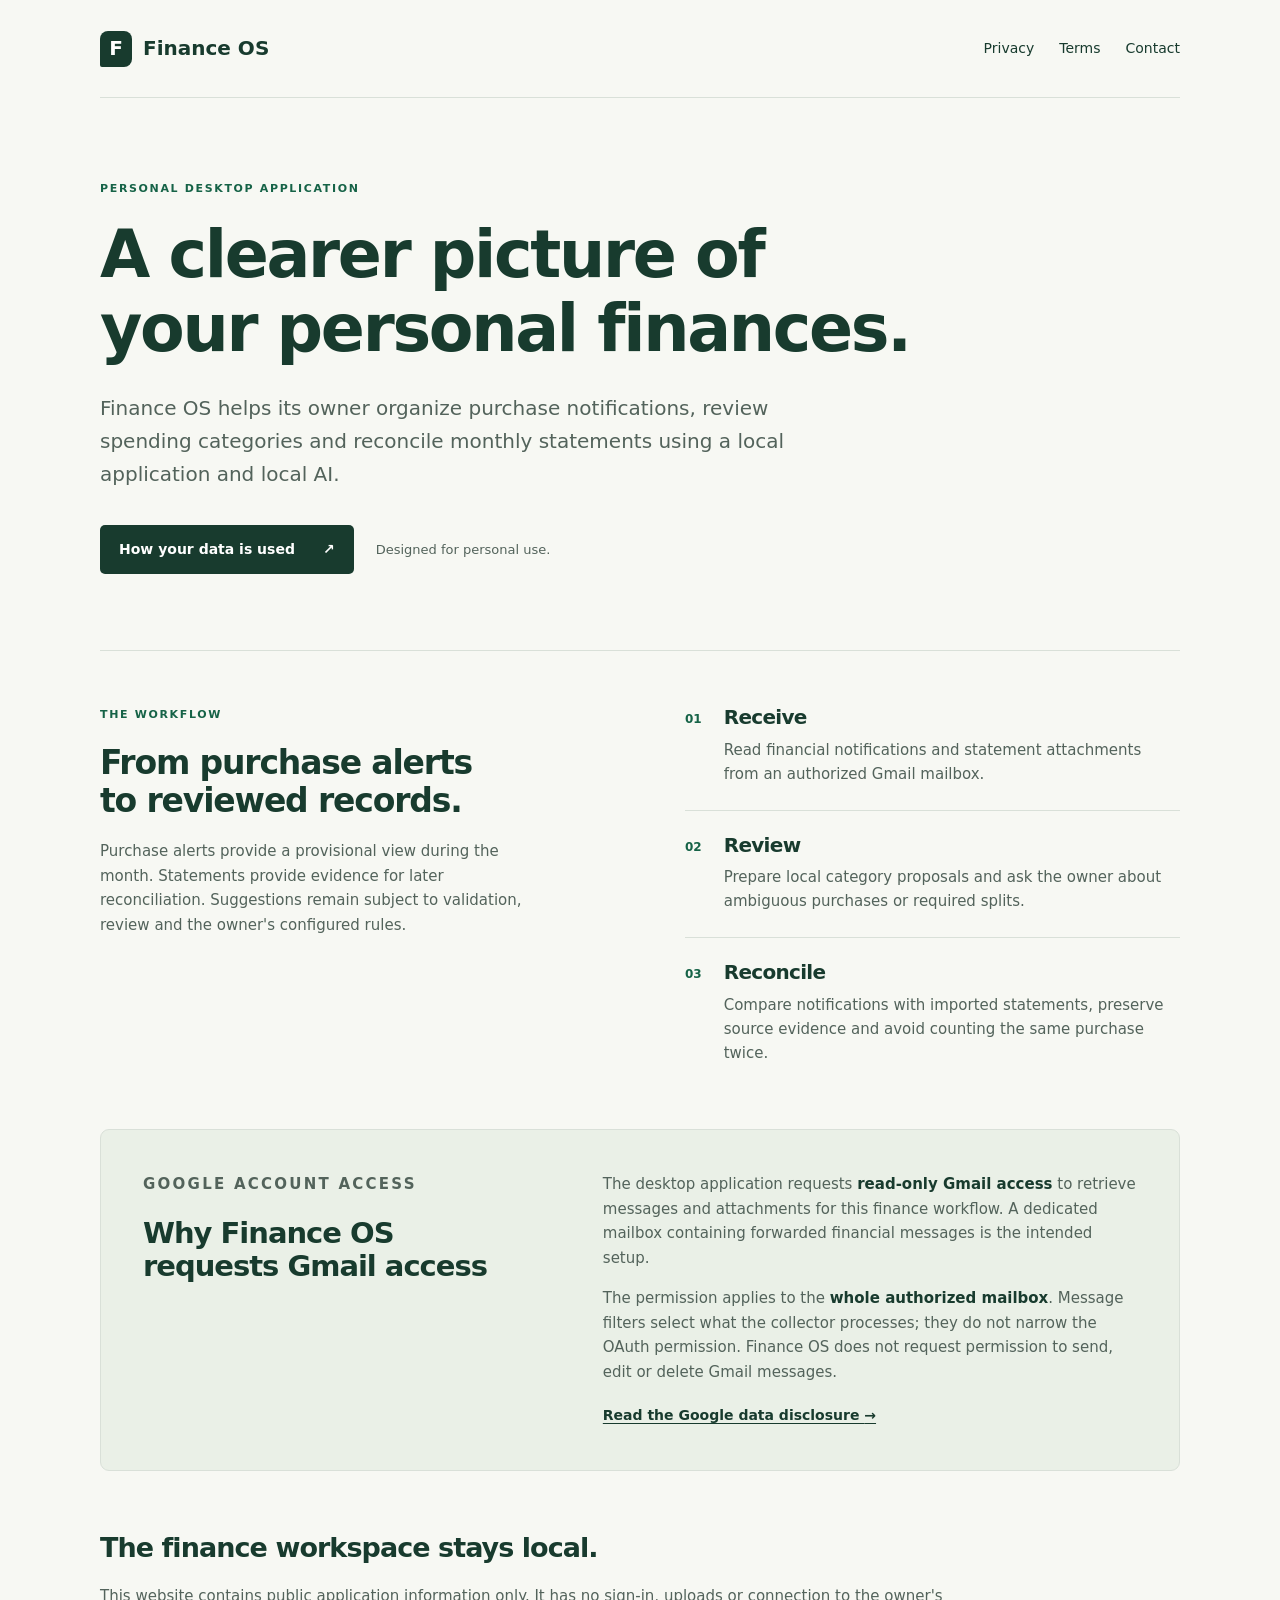
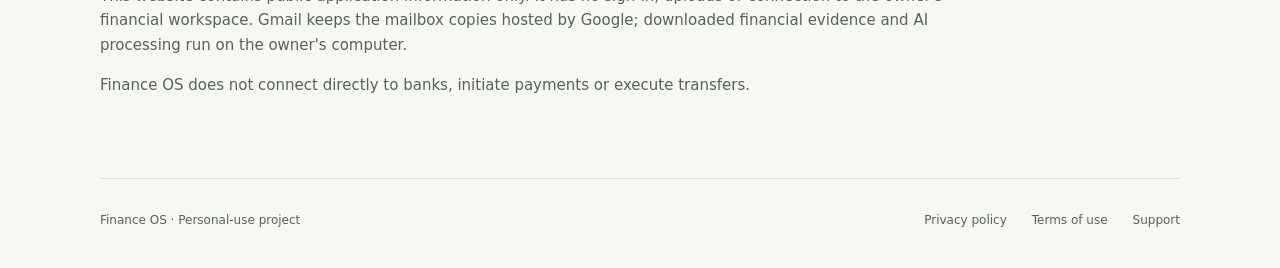
<file: index.html>
<!doctype html>
<html lang="en">
<head>
  <meta charset="utf-8">
  <meta name="viewport" content="width=device-width, initial-scale=1">
  <meta name="description" content="Finance OS is a personal desktop finance assistant that uses read-only Gmail access and local AI to organize purchase notifications and account statements.">
  <title>Finance OS — Personal finance, on your computer</title>
  <link rel="stylesheet" href="styles.css">
</head>
<body>
  <a class="skip" href="#main">Skip to content</a>
  <header class="header wrap">
    <a class="brand" href="index.html" aria-label="Finance OS home"><span class="mark" aria-hidden="true">F</span>Finance OS</a>
    <nav aria-label="Main navigation"><a href="privacy.html">Privacy</a><a href="terms.html">Terms</a><a href="mailto:josgonzalez330@gmail.com">Contact</a></nav>
  </header>
  <main id="main" class="wrap">
    <section class="hero">
      <p class="eyebrow">Personal desktop application</p>
      <h1>A clearer picture of<br>your personal finances.</h1>
      <p class="lead">Finance OS helps its owner organize purchase notifications, review spending categories and reconcile monthly statements using a local application and local AI.</p>
      <div class="hero-links"><a class="button" href="privacy.html">How your data is used <span aria-hidden="true">↗</span></a><span>Designed for personal use.</span></div>
    </section>
    <section class="overview" aria-labelledby="workflow-heading">
      <div><p class="eyebrow">The workflow</p><h2 id="workflow-heading">From purchase alerts<br>to reviewed records.</h2><p>Purchase alerts provide a provisional view during the month. Statements provide evidence for later reconciliation. Suggestions remain subject to validation, review and the owner's configured rules.</p></div>
      <ol class="steps">
        <li><span class="step-number">01</span><div><h3>Receive</h3><p>Read financial notifications and statement attachments from an authorized Gmail mailbox.</p></div></li>
        <li><span class="step-number">02</span><div><h3>Review</h3><p>Prepare local category proposals and ask the owner about ambiguous purchases or required splits.</p></div></li>
        <li><span class="step-number">03</span><div><h3>Reconcile</h3><p>Compare notifications with imported statements, preserve source evidence and avoid counting the same purchase twice.</p></div></li>
      </ol>
    </section>
    <section class="permission" aria-labelledby="permission-heading">
      <div><p class="eyebrow">Google account access</p><h2 id="permission-heading">Why Finance OS requests Gmail access</h2></div>
      <div><p>The desktop application requests <strong>read-only Gmail access</strong> to retrieve messages and attachments for this finance workflow. A dedicated mailbox containing forwarded financial messages is the intended setup.</p><p>The permission applies to the <strong>whole authorized mailbox</strong>. Message filters select what the collector processes; they do not narrow the OAuth permission. Finance OS does not request permission to send, edit or delete Gmail messages.</p><a class="text-link" href="privacy.html#google-data">Read the Google data disclosure <span aria-hidden="true">→</span></a></div>
    </section>
    <section class="boundary" aria-labelledby="boundary-heading"><h2 id="boundary-heading">The finance workspace stays local.</h2><p>This website contains public application information only. It has no sign-in, uploads or connection to the owner's financial workspace. Gmail keeps the mailbox copies hosted by Google; downloaded financial evidence and AI processing run on the owner's computer.</p><p>Finance OS does not connect directly to banks, initiate payments or execute transfers.</p></section>
  </main>
  <footer class="footer wrap"><span>Finance OS · Personal-use project</span><div><a href="privacy.html">Privacy policy</a><a href="terms.html">Terms of use</a><a href="mailto:josgonzalez330@gmail.com">Support</a></div></footer>
</body>
</html>
</file>
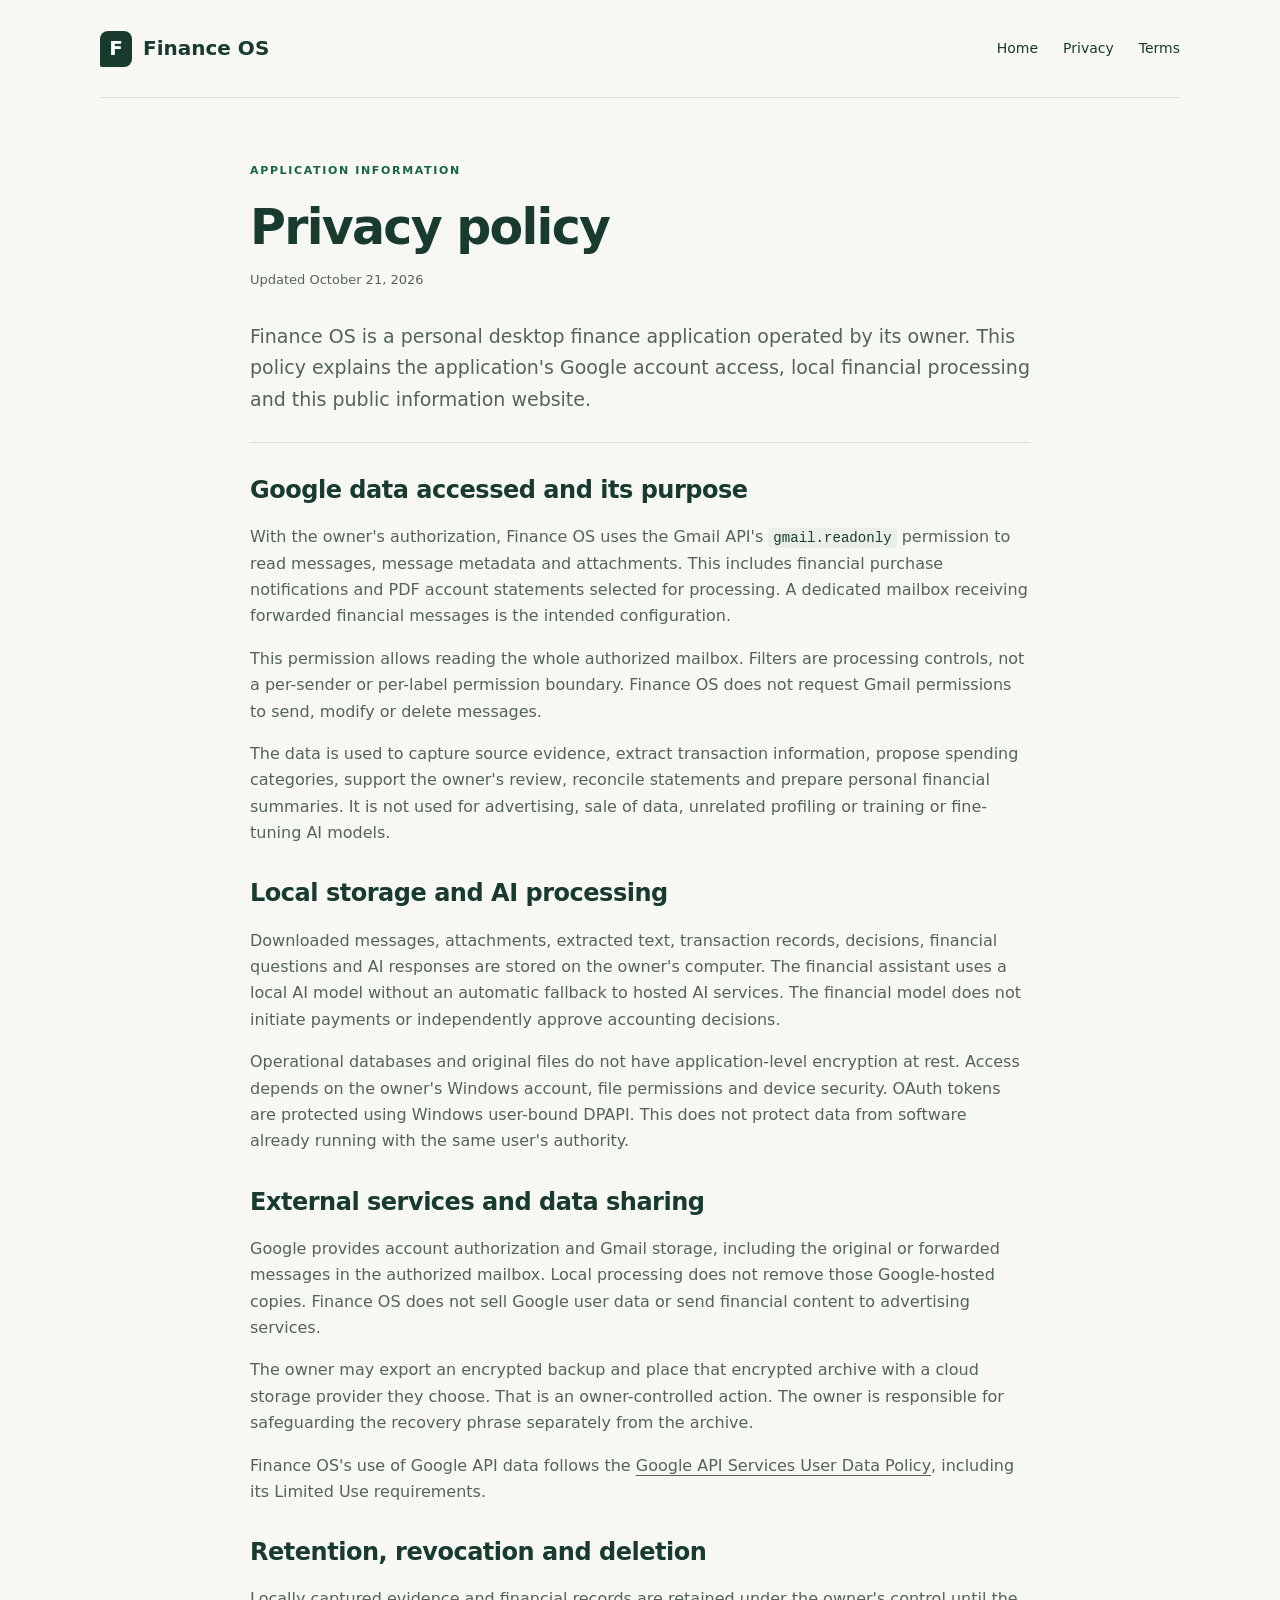
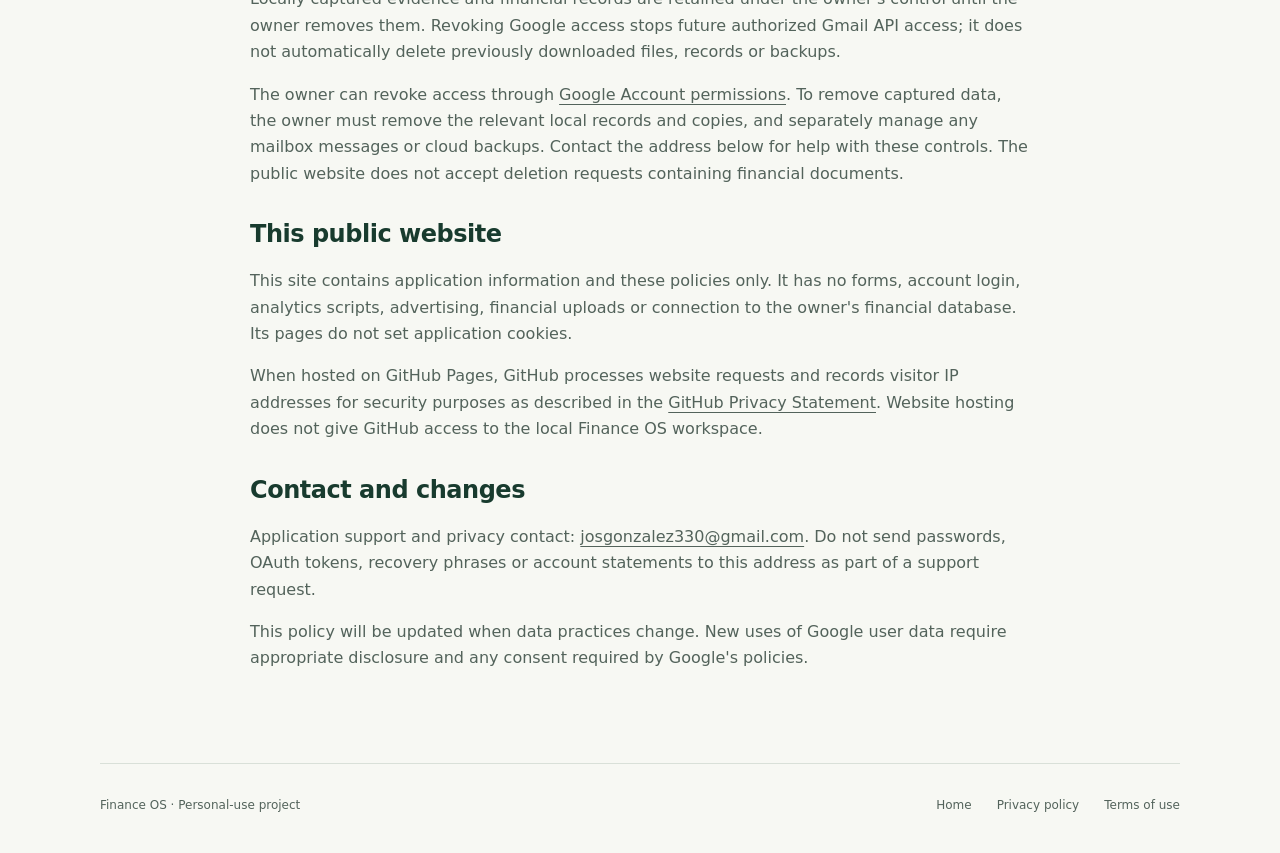
<file: privacy.html>
<!doctype html>
<html lang="en">
<head><meta charset="utf-8"><meta name="viewport" content="width=device-width, initial-scale=1"><meta name="description" content="How Finance OS accesses, uses, stores and protects Google user data for its owner's personal finance workflow."><title>Privacy policy — Finance OS</title><link rel="stylesheet" href="styles.css"></head>
<body>
  <a class="skip" href="#main">Skip to content</a>
  <header class="header wrap"><a class="brand" href="index.html" aria-label="Finance OS home"><span class="mark" aria-hidden="true">F</span>Finance OS</a><nav aria-label="Main navigation"><a href="index.html">Home</a><a href="privacy.html" aria-current="page">Privacy</a><a href="terms.html">Terms</a></nav></header>
  <main id="main" class="wrap legal">
    <p class="eyebrow">Application information</p><h1>Privacy policy</h1><p class="updated">Updated October 21, 2026</p>
    <p class="intro">Finance OS is a personal desktop finance application operated by its owner. This policy explains the application's Google account access, local financial processing and this public information website.</p>
    <section id="google-data"><h2>Google data accessed and its purpose</h2><p>With the owner's authorization, Finance OS uses the Gmail API's <code>gmail.readonly</code> permission to read messages, message metadata and attachments. This includes financial purchase notifications and PDF account statements selected for processing. A dedicated mailbox receiving forwarded financial messages is the intended configuration.</p><p>This permission allows reading the whole authorized mailbox. Filters are processing controls, not a per-sender or per-label permission boundary. Finance OS does not request Gmail permissions to send, modify or delete messages.</p><p>The data is used to capture source evidence, extract transaction information, propose spending categories, support the owner's review, reconcile statements and prepare personal financial summaries. It is not used for advertising, sale of data, unrelated profiling or training or fine-tuning AI models.</p></section>
    <section><h2>Local storage and AI processing</h2><p>Downloaded messages, attachments, extracted text, transaction records, decisions, financial questions and AI responses are stored on the owner's computer. The financial assistant uses a local AI model without an automatic fallback to hosted AI services. The financial model does not initiate payments or independently approve accounting decisions.</p><p>Operational databases and original files do not have application-level encryption at rest. Access depends on the owner's Windows account, file permissions and device security. OAuth tokens are protected using Windows user-bound DPAPI. This does not protect data from software already running with the same user's authority.</p></section>
    <section><h2>External services and data sharing</h2><p>Google provides account authorization and Gmail storage, including the original or forwarded messages in the authorized mailbox. Local processing does not remove those Google-hosted copies. Finance OS does not sell Google user data or send financial content to advertising services.</p><p>The owner may export an encrypted backup and place that encrypted archive with a cloud storage provider they choose. That is an owner-controlled action. The owner is responsible for safeguarding the recovery phrase separately from the archive.</p><p>Finance OS's use of Google API data follows the <a href="https://developers.google.com/terms/api-services-user-data-policy">Google API Services User Data Policy</a>, including its Limited Use requirements.</p></section>
    <section><h2>Retention, revocation and deletion</h2><p>Locally captured evidence and financial records are retained under the owner's control until the owner removes them. Revoking Google access stops future authorized Gmail API access; it does not automatically delete previously downloaded files, records or backups.</p><p>The owner can revoke access through <a href="https://myaccount.google.com/permissions">Google Account permissions</a>. To remove captured data, the owner must remove the relevant local records and copies, and separately manage any mailbox messages or cloud backups. Contact the address below for help with these controls. The public website does not accept deletion requests containing financial documents.</p></section>
    <section><h2>This public website</h2><p>This site contains application information and these policies only. It has no forms, account login, analytics scripts, advertising, financial uploads or connection to the owner's financial database. Its pages do not set application cookies.</p><p>When hosted on GitHub Pages, GitHub processes website requests and records visitor IP addresses for security purposes as described in the <a href="https://docs.github.com/en/site-policy/privacy-policies/github-general-privacy-statement">GitHub Privacy Statement</a>. Website hosting does not give GitHub access to the local Finance OS workspace.</p></section>
    <section><h2>Contact and changes</h2><p>Application support and privacy contact: <a href="mailto:josgonzalez330@gmail.com">josgonzalez330@gmail.com</a>. Do not send passwords, OAuth tokens, recovery phrases or account statements to this address as part of a support request.</p><p>This policy will be updated when data practices change. New uses of Google user data require appropriate disclosure and any consent required by Google's policies.</p></section>
  </main>
  <footer class="footer wrap"><span>Finance OS · Personal-use project</span><div><a href="index.html">Home</a><a href="privacy.html">Privacy policy</a><a href="terms.html">Terms of use</a></div></footer>
</body>
</html>
</file>
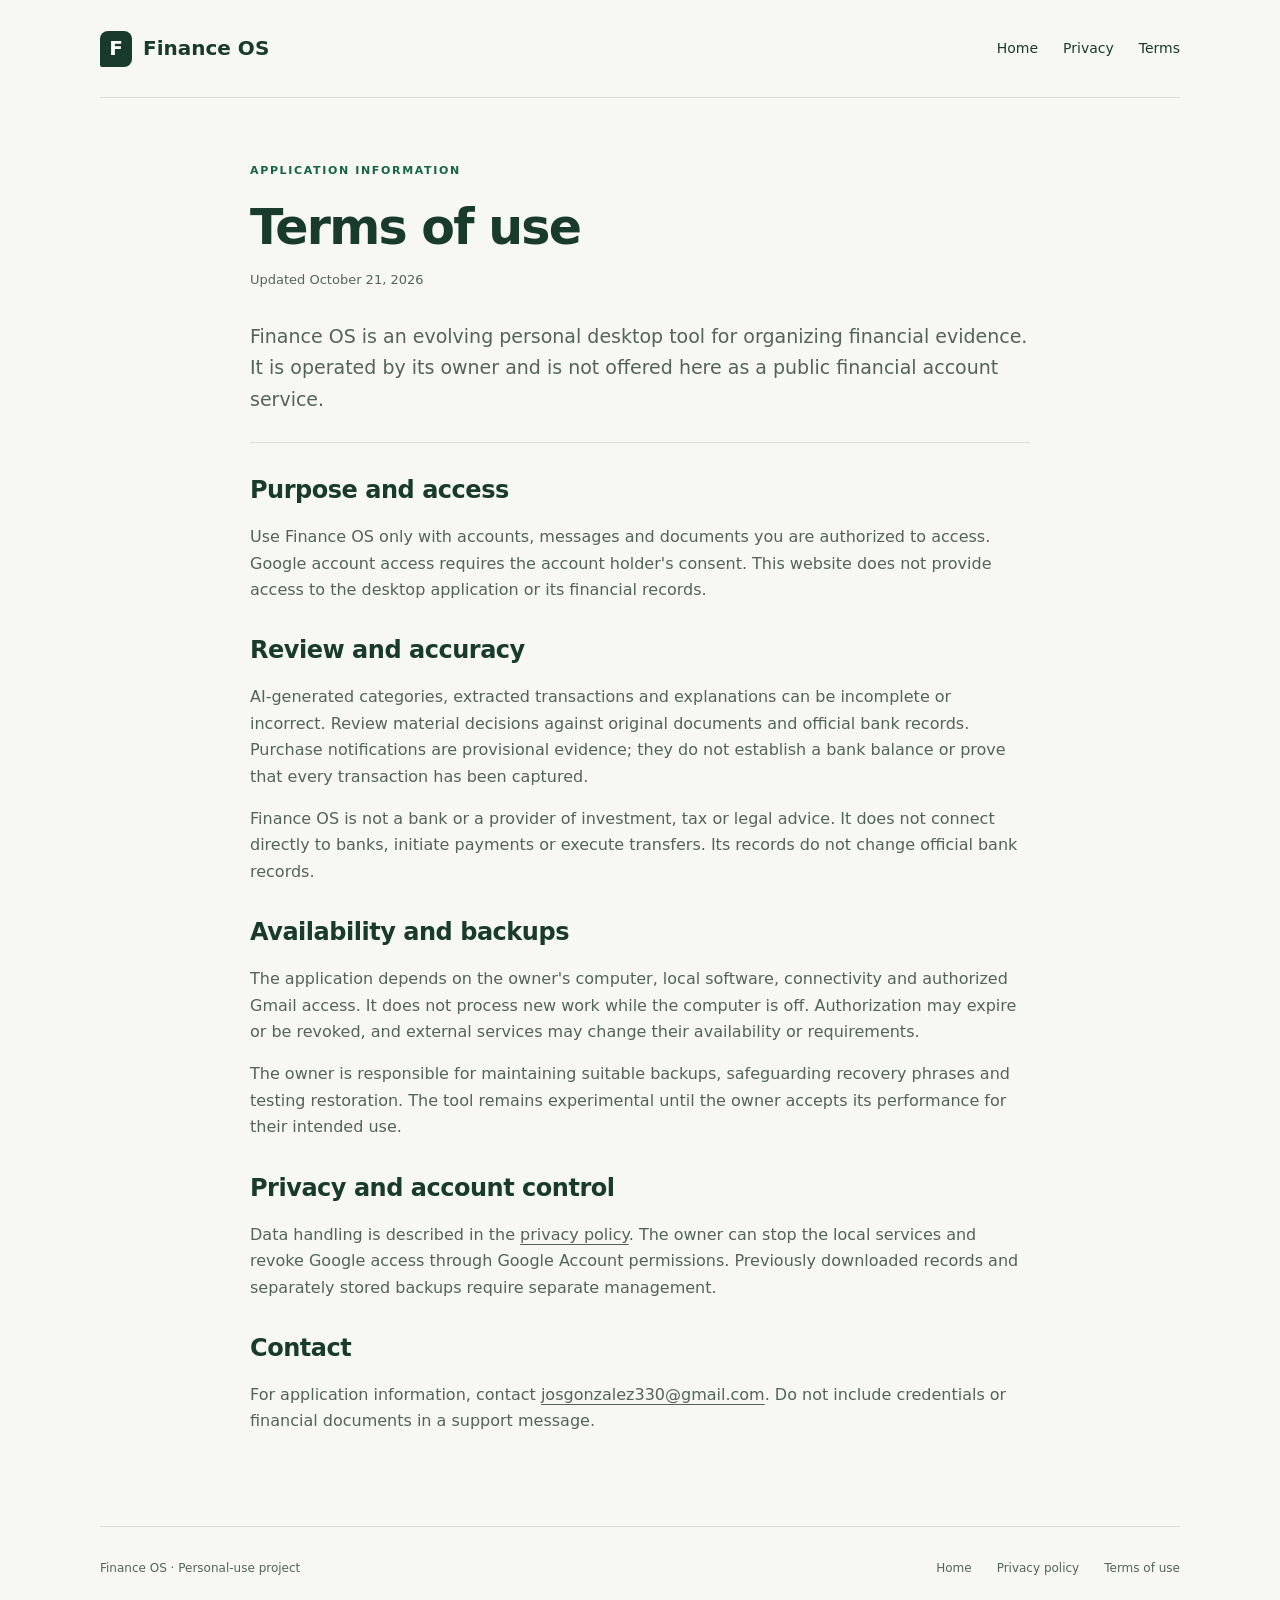
<file: terms.html>
<!doctype html>
<html lang="en">
<head><meta charset="utf-8"><meta name="viewport" content="width=device-width, initial-scale=1"><meta name="description" content="Personal-use conditions and practical limitations of the Finance OS desktop application."><title>Terms of use — Finance OS</title><link rel="stylesheet" href="styles.css"></head>
<body>
  <a class="skip" href="#main">Skip to content</a>
  <header class="header wrap"><a class="brand" href="index.html" aria-label="Finance OS home"><span class="mark" aria-hidden="true">F</span>Finance OS</a><nav aria-label="Main navigation"><a href="index.html">Home</a><a href="privacy.html">Privacy</a><a href="terms.html" aria-current="page">Terms</a></nav></header>
  <main id="main" class="wrap legal">
    <p class="eyebrow">Application information</p><h1>Terms of use</h1><p class="updated">Updated October 21, 2026</p>
    <p class="intro">Finance OS is an evolving personal desktop tool for organizing financial evidence. It is operated by its owner and is not offered here as a public financial account service.</p>
    <section><h2>Purpose and access</h2><p>Use Finance OS only with accounts, messages and documents you are authorized to access. Google account access requires the account holder's consent. This website does not provide access to the desktop application or its financial records.</p></section>
    <section><h2>Review and accuracy</h2><p>AI-generated categories, extracted transactions and explanations can be incomplete or incorrect. Review material decisions against original documents and official bank records. Purchase notifications are provisional evidence; they do not establish a bank balance or prove that every transaction has been captured.</p><p>Finance OS is not a bank or a provider of investment, tax or legal advice. It does not connect directly to banks, initiate payments or execute transfers. Its records do not change official bank records.</p></section>
    <section><h2>Availability and backups</h2><p>The application depends on the owner's computer, local software, connectivity and authorized Gmail access. It does not process new work while the computer is off. Authorization may expire or be revoked, and external services may change their availability or requirements.</p><p>The owner is responsible for maintaining suitable backups, safeguarding recovery phrases and testing restoration. The tool remains experimental until the owner accepts its performance for their intended use.</p></section>
    <section><h2>Privacy and account control</h2><p>Data handling is described in the <a href="privacy.html">privacy policy</a>. The owner can stop the local services and revoke Google access through Google Account permissions. Previously downloaded records and separately stored backups require separate management.</p></section>
    <section><h2>Contact</h2><p>For application information, contact <a href="mailto:josgonzalez330@gmail.com">josgonzalez330@gmail.com</a>. Do not include credentials or financial documents in a support message.</p></section>
  </main>
  <footer class="footer wrap"><span>Finance OS · Personal-use project</span><div><a href="index.html">Home</a><a href="privacy.html">Privacy policy</a><a href="terms.html">Terms of use</a></div></footer>
</body>
</html>
</file>
<file: styles.css>
:root{color-scheme:light;--paper:#f7f8f3;--ink:#183b2e;--muted:#53635b;--line:#d9e0d8;--accent:#166347;--soft:#eaf0e7;--white:#fff}
*{box-sizing:border-box}html{scroll-behavior:smooth}body{margin:0;background:var(--paper);color:var(--ink);font:17px/1.65 system-ui,-apple-system,BlinkMacSystemFont,"Segoe UI",sans-serif}a{color:inherit;text-underline-offset:.22em}a:hover{color:var(--accent)}a:focus-visible{outline:3px solid #a55c0b;outline-offset:5px;border-radius:3px}.wrap{width:min(1080px,calc(100% - 64px));margin-inline:auto}.skip{position:absolute;left:16px;top:-80px;background:var(--white);padding:12px;z-index:2}.skip:focus{top:12px}.header{display:flex;align-items:center;justify-content:space-between;padding-block:29px;border-bottom:1px solid var(--line);gap:24px}.brand{display:flex;align-items:center;gap:11px;text-decoration:none;font-weight:700;font-size:20px;white-space:nowrap}.mark{display:grid;place-items:center;width:32px;height:36px;color:var(--white);background:var(--ink);border-radius:8px 8px 8px 2px;font-size:20px}nav,.footer div{display:flex;align-items:center;gap:25px;flex-wrap:wrap}nav a,.footer a{font-size:14px;text-decoration:none;padding-block:8px}.hero{padding:82px 0 76px;max-width:850px}.eyebrow{text-transform:uppercase;letter-spacing:.15em;font-weight:650;font-size:11px;color:var(--accent);margin:0 0 20px}h1,h2,h3{line-height:1.13;letter-spacing:-.035em}h1{font-size:clamp(38px,5.8vw,65px);font-weight:620;margin:0 0 27px}h2{font-size:33px;font-weight:620;margin:0 0 20px}h3{font-size:20px;font-weight:650;margin:0 0 9px}.lead{font-size:20px;max-width:690px;color:var(--muted);line-height:1.65;margin:0}.hero-links{display:flex;align-items:center;flex-wrap:wrap;gap:22px;margin-top:34px}.hero-links>span{font-size:13px;color:var(--muted)}.button{display:inline-flex;justify-content:space-between;align-items:center;gap:28px;background:var(--ink);color:var(--white);padding:13px 19px;border-radius:5px;text-decoration:none;font-size:14px;font-weight:600;min-height:48px}.button:hover{background:var(--accent);color:var(--white)}.overview{border-top:1px solid var(--line);display:grid;grid-template-columns:1fr 1fr;gap:90px;padding-block:55px 64px}.overview>div>p:last-child{color:var(--muted);font-size:15px;max-width:430px}.steps{list-style:none;padding:0;margin:0}.steps li{display:flex;gap:22px;padding:0 0 24px;margin-bottom:23px;border-bottom:1px solid var(--line)}.steps li:last-child{border-bottom:0;margin-bottom:0;padding-bottom:0}.step-number{font-size:12px;font-weight:650;color:var(--accent);padding-top:4px}.steps p{font-size:15px;line-height:1.6;color:var(--muted);margin:0}.permission{display:grid;grid-template-columns:.85fr 1.15fr;gap:65px;padding:42px;background:var(--soft);border:1px solid var(--line);border-radius:9px}.permission h2{font-size:29px}.permission p{font-size:15px;margin-top:0;color:var(--muted)}.permission strong{color:var(--ink)}.text-link{font-size:14px;font-weight:650}.boundary{padding-block:62px 65px;max-width:850px}.boundary h2{font-size:27px}.boundary p{font-size:15px;color:var(--muted)}.footer{display:flex;justify-content:space-between;gap:25px;align-items:center;border-top:1px solid var(--line);padding-block:24px 30px;color:var(--muted);font-size:12px}.footer a{font-size:12px}.legal{max-width:780px;padding-block:64px 75px}.legal h1{font-size:49px;margin-bottom:12px}.updated{font-size:13px;color:var(--muted);margin-bottom:31px}.intro{font-size:19px;color:var(--muted);padding-bottom:27px;border-bottom:1px solid var(--line)}.legal section{margin-top:34px}.legal h2{font-size:24px;letter-spacing:-.02em}.legal section p{font-size:16px;color:var(--muted)}code{font-size:.88em;color:var(--ink);background:var(--soft);padding:2px 5px;border-radius:3px}strong{font-weight:650}p{overflow-wrap:anywhere}
@media(max-width:700px){.wrap{width:calc(100% - 36px)}.header{padding-block:20px;gap:15px;flex-wrap:wrap}.brand{font-size:18px}nav{gap:19px}nav a{font-size:13px;min-height:44px;display:inline-flex;align-items:center}.hero{padding:52px 0 46px}h1{font-size:42px}.hero h1 br{display:none}.lead{font-size:18px}.hero-links{gap:15px}.overview{grid-template-columns:1fr;gap:30px;padding-block:36px 42px}h2{font-size:29px}.overview h2 br{display:none}.permission{grid-template-columns:1fr;gap:10px;padding:26px 23px}.permission h2{font-size:27px}.boundary{padding-block:42px}.footer{flex-direction:column;align-items:flex-start;gap:10px}.footer div{gap:22px}.footer a{min-height:44px;display:inline-flex;align-items:center}.legal{padding-block:42px 50px}.legal h1{font-size:39px}.legal section p{font-size:16px}}
@media(prefers-reduced-motion:reduce){html{scroll-behavior:auto}}
</file>
